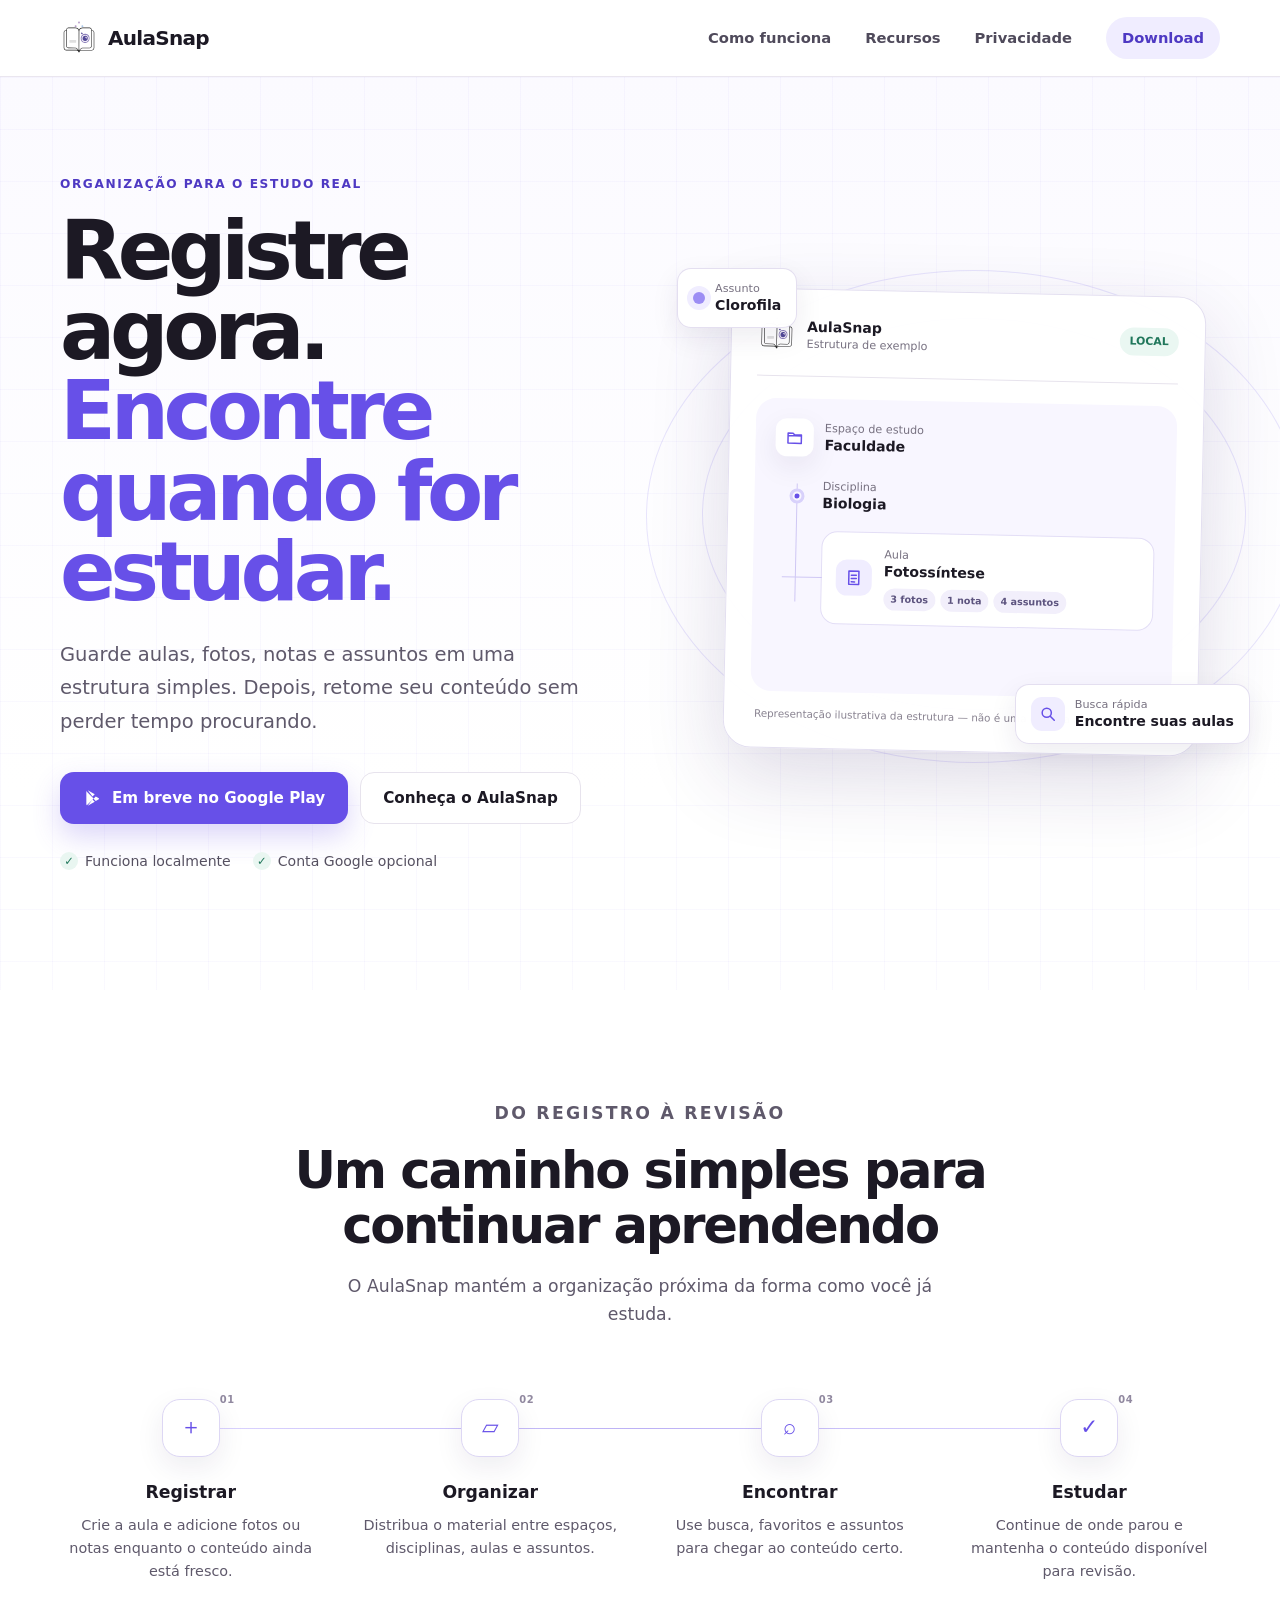
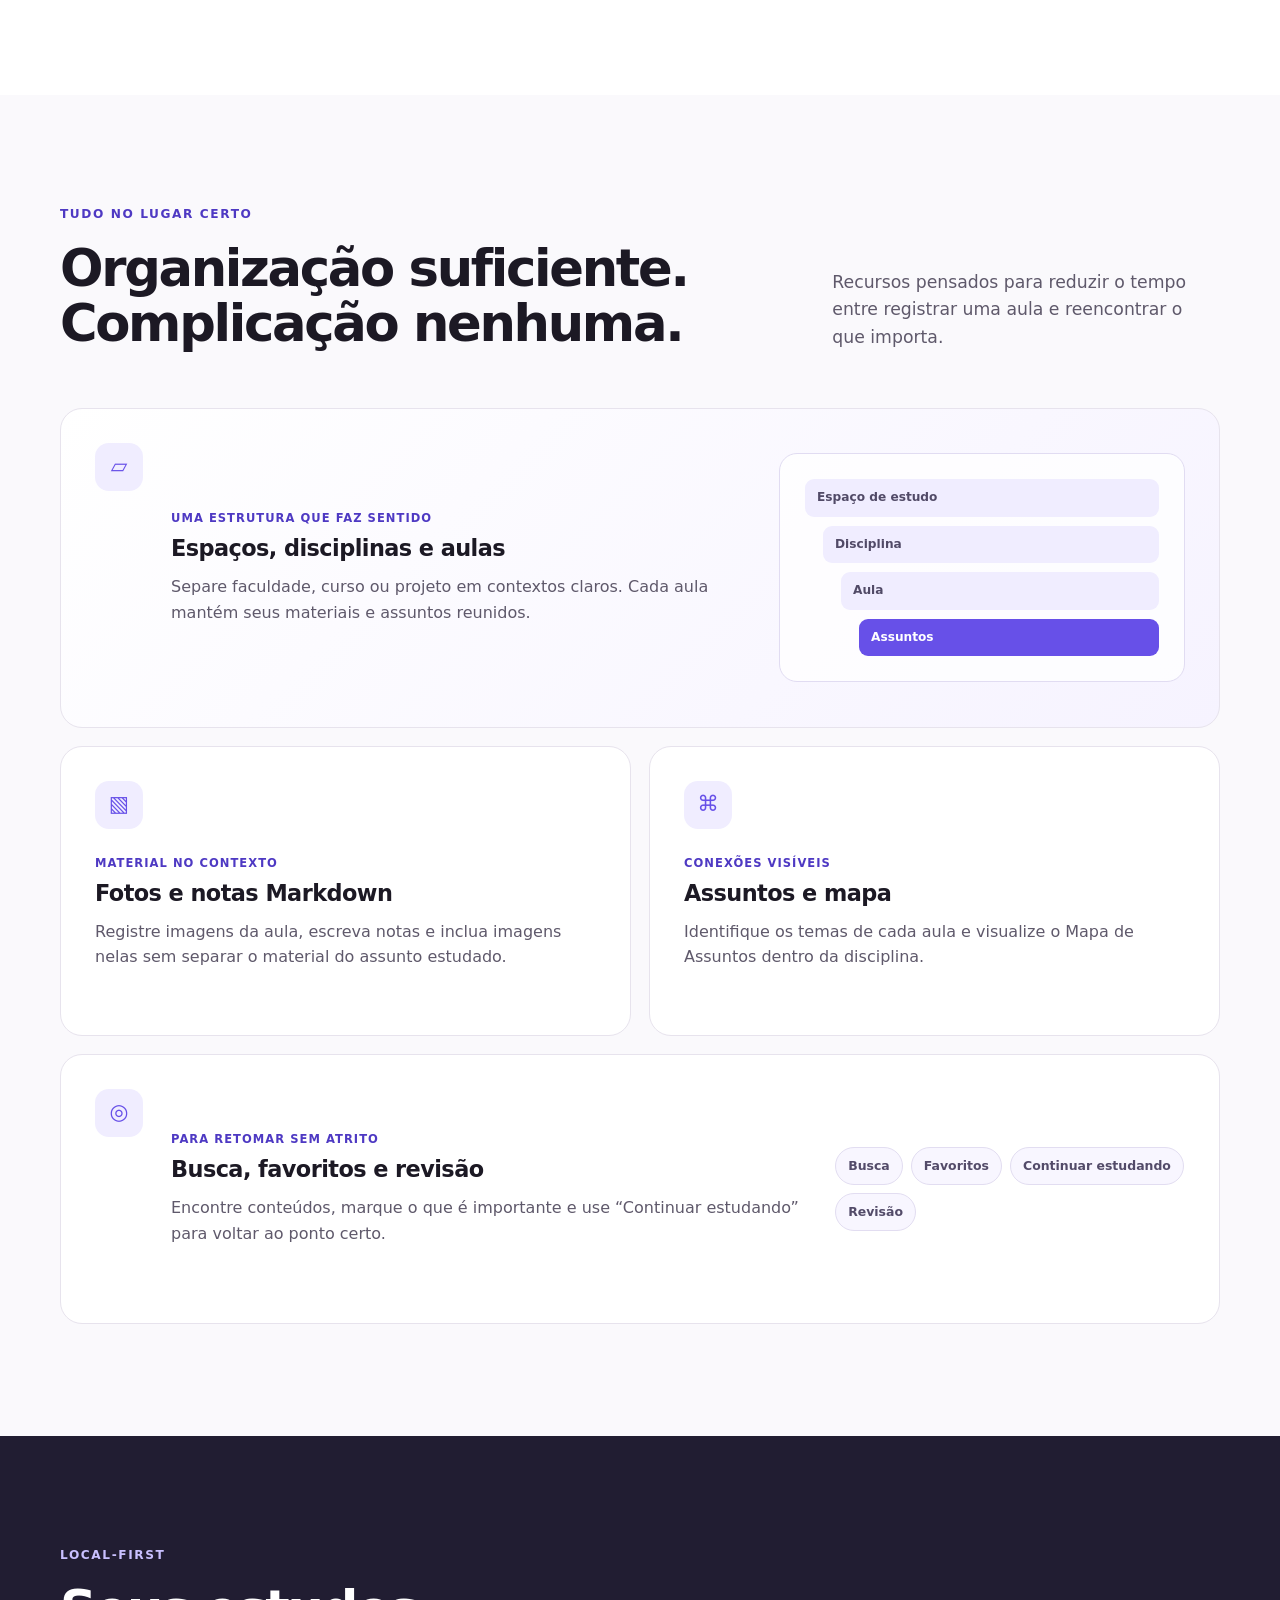
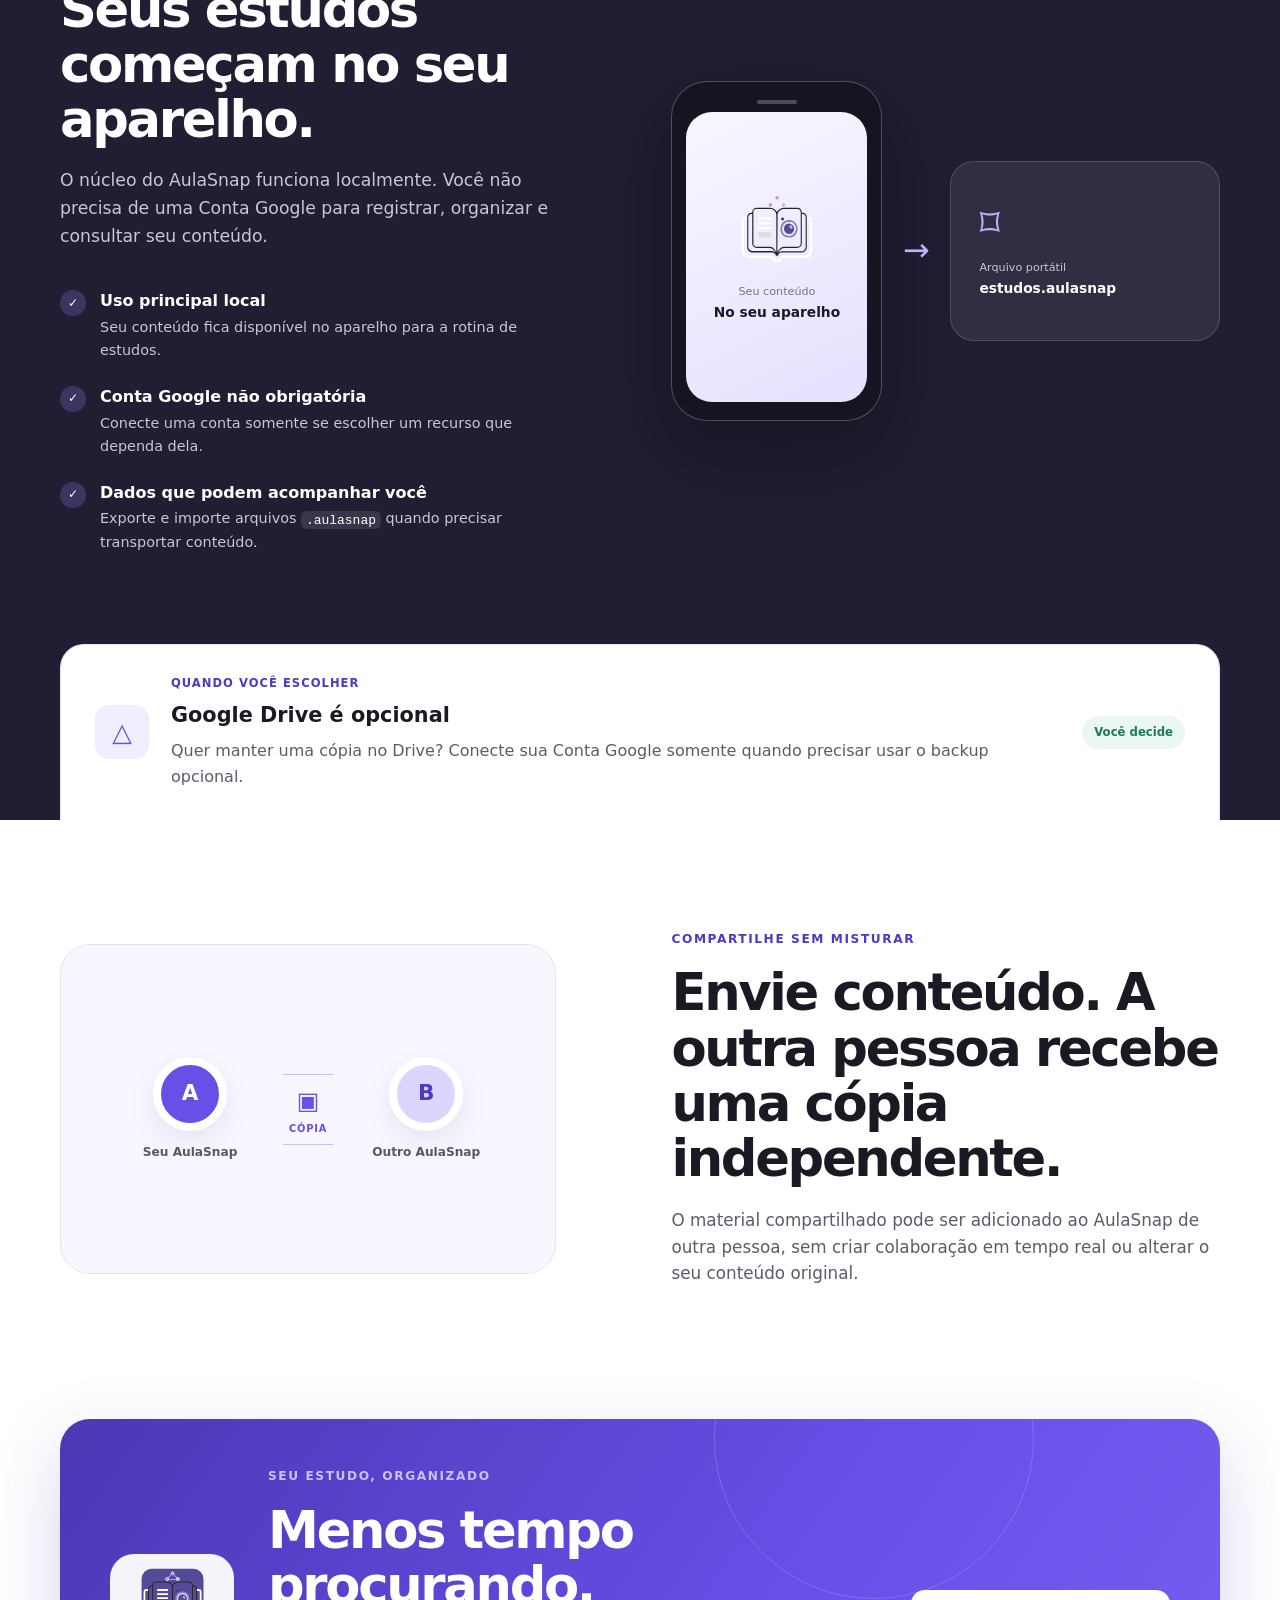
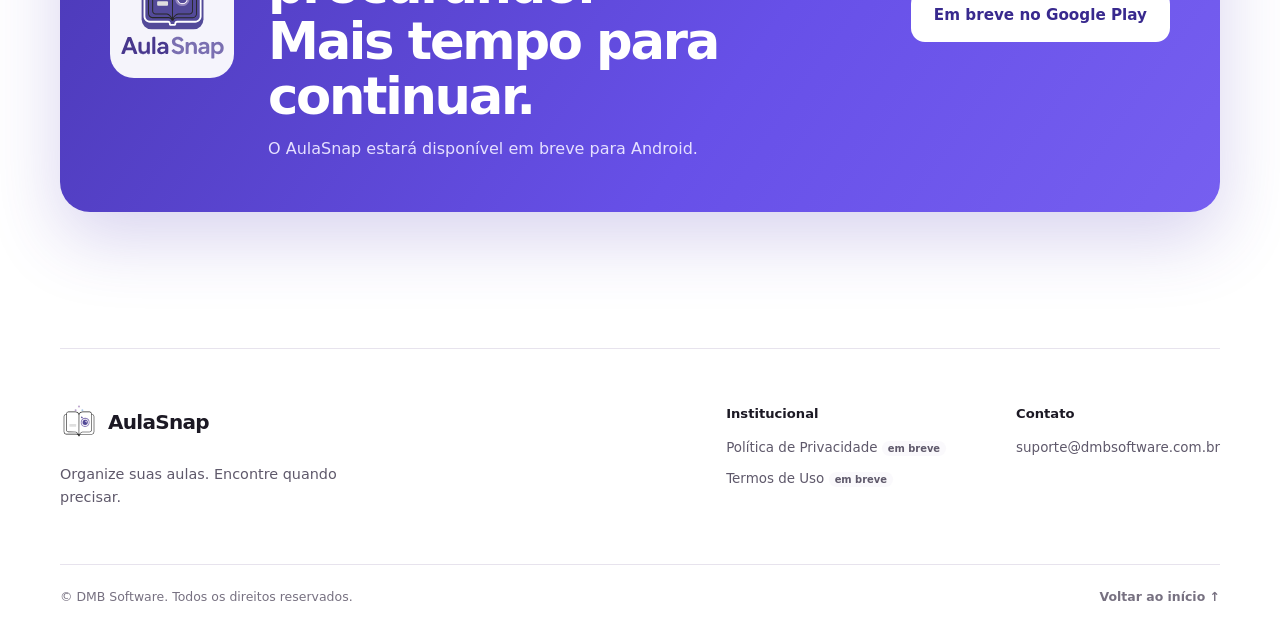
<file: index.html>
<!doctype html>
<html lang="pt-BR">
<head>
    <meta charset="utf-8">
    <meta name="viewport" content="width=device-width, initial-scale=1">
    <meta name="theme-color" content="#6750e8">
    <meta name="description" content="AulaSnap organiza suas aulas, materiais e assuntos para você registrar rápido e encontrar tudo quando precisar estudar.">
    <meta name="robots" content="index, follow">
    <meta property="og:type" content="website">
    <meta property="og:locale" content="pt_BR">
    <meta property="og:site_name" content="AulaSnap">
    <meta property="og:title" content="AulaSnap — Registre agora. Encontre quando for estudar.">
    <meta property="og:description" content="Organize aulas, materiais e assuntos com simplicidade, no seu aparelho e sob o seu controle.">
    <meta property="og:url" content="https://share.dmbsoftware.com.br/">
    <link rel="canonical" href="https://share.dmbsoftware.com.br/">
    <link rel="stylesheet" href="styles.css">
    <title>AulaSnap — Suas aulas organizadas</title>
</head>
<body>
    <a class="skip-link" href="#conteudo">Pular para o conteúdo</a>

    <header class="site-header">
        <div class="container header-inner">
            <a class="brand" href="#inicio" aria-label="AulaSnap — início">
                <img src="assets/brand/aulasnap-icon.svg" alt="" width="40" height="40">
                <span>AulaSnap</span>
            </a>
            <nav class="site-nav" aria-label="Navegação principal">
                <a href="#como-funciona">Como funciona</a>
                <a href="#recursos">Recursos</a>
                <a href="#privacidade">Privacidade</a>
                <a class="nav-cta" href="#download">Download</a>
            </nav>
        </div>
    </header>

    <main id="conteudo">
        <section class="hero" id="inicio" aria-labelledby="hero-title">
            <div class="container hero-layout">
                <div class="hero-copy">
                    <p class="eyebrow">Organização para o estudo real</p>
                    <h1 id="hero-title">Registre agora.<br><span>Encontre quando for estudar.</span></h1>
                    <p class="hero-lead">Guarde aulas, fotos, notas e assuntos em uma estrutura simples. Depois, retome seu conteúdo sem perder tempo procurando.</p>
                    <div class="hero-actions">
                        <!-- Substituir por um link quando a URL oficial da Play Store estiver disponível. -->
                        <span class="button button-primary store-cta" aria-label="AulaSnap estará disponível em breve no Google Play">
                            <svg aria-hidden="true" viewBox="0 0 24 24"><path d="M4.6 3.2A2.4 2.4 0 0 0 4 4.9v14.2c0 .7.2 1.3.6 1.7l8.1-8.1-8.1-8.1v-1.4Zm10.7 12.3-2.6-2.6 2.6-2.8 3.2 1.9c.9.5.9 1.4 0 1.9l-3.2 1.8v-.2ZM5.7 21.3l8.4-4.8-2.7-2.7-5.7 7.5Zm8.4-13.8L5.7 2.7l5.7 7.5 2.7-2.7Z" fill="currentColor"/></svg>
                            Em breve no Google Play
                        </span>
                        <a class="button button-secondary" href="#como-funciona">Conheça o AulaSnap</a>
                    </div>
                    <ul class="hero-notes" aria-label="Destaques">
                        <li><span aria-hidden="true">✓</span> Funciona localmente</li>
                        <li><span aria-hidden="true">✓</span> Conta Google opcional</li>
                    </ul>
                </div>

                <div class="hero-visual" aria-label="Exemplo ilustrativo da organização de conteúdo no AulaSnap">
                    <div class="orbit orbit-one" aria-hidden="true"></div>
                    <div class="orbit orbit-two" aria-hidden="true"></div>
                    <article class="study-preview">
                        <div class="preview-header">
                            <div class="preview-brand">
                                <img src="assets/brand/aulasnap-icon.svg" alt="" width="38" height="38">
                                <div><strong>AulaSnap</strong><span>Estrutura de exemplo</span></div>
                            </div>
                            <span class="local-badge">Local</span>
                        </div>
                        <div class="study-space">
                            <div class="space-heading">
                                <span class="line-icon" aria-hidden="true">
                                    <svg viewBox="0 0 24 24"><path d="M4 7h6l2 2h8v10H4V7Zm0 3h16"/></svg>
                                </span>
                                <div><span>Espaço de estudo</span><strong>Faculdade</strong></div>
                            </div>
                            <div class="content-tree">
                                <div class="tree-item discipline-item">
                                    <span class="tree-dot" aria-hidden="true"></span>
                                    <div><span>Disciplina</span><strong>Biologia</strong></div>
                                </div>
                                <div class="tree-item lesson-item">
                                    <span class="tree-line" aria-hidden="true"></span>
                                    <span class="line-icon lesson-icon" aria-hidden="true">
                                        <svg viewBox="0 0 24 24"><path d="M6 4h12v16H6V4Zm3 5h6m-6 4h6m-6 4h4"/></svg>
                                    </span>
                                    <div>
                                        <span>Aula</span><strong>Fotossíntese</strong>
                                        <div class="material-tags"><small>3 fotos</small><small>1 nota</small><small>4 assuntos</small></div>
                                    </div>
                                </div>
                            </div>
                        </div>
                        <p class="preview-caption">Representação ilustrativa da estrutura — não é uma captura do aplicativo.</p>
                    </article>
                    <div class="floating-card floating-search" aria-hidden="true">
                        <span class="line-icon"><svg viewBox="0 0 24 24"><circle cx="10.5" cy="10.5" r="5.5"/><path d="m15 15 4.5 4.5"/></svg></span>
                        <div><span>Busca rápida</span><strong>Encontre suas aulas</strong></div>
                    </div>
                    <div class="floating-card floating-topic" aria-hidden="true">
                        <i></i><div><span>Assunto</span><strong>Clorofila</strong></div>
                    </div>
                </div>
            </div>
        </section>

        <section class="section workflow" id="como-funciona" aria-labelledby="workflow-title">
            <div class="container">
                <div class="section-heading centered-heading">
                    <p class="eyebrow">Do registro à revisão</p>
                    <h2 id="workflow-title">Um caminho simples para continuar aprendendo</h2>
                    <p>O AulaSnap mantém a organização próxima da forma como você já estuda.</p>
                </div>
                <ol class="workflow-list">
                    <li><span class="step-number">01</span><span class="step-icon" aria-hidden="true">＋</span><h3>Registrar</h3><p>Crie a aula e adicione fotos ou notas enquanto o conteúdo ainda está fresco.</p></li>
                    <li><span class="step-number">02</span><span class="step-icon" aria-hidden="true">▱</span><h3>Organizar</h3><p>Distribua o material entre espaços, disciplinas, aulas e assuntos.</p></li>
                    <li><span class="step-number">03</span><span class="step-icon" aria-hidden="true">⌕</span><h3>Encontrar</h3><p>Use busca, favoritos e assuntos para chegar ao conteúdo certo.</p></li>
                    <li><span class="step-number">04</span><span class="step-icon" aria-hidden="true">✓</span><h3>Estudar</h3><p>Continue de onde parou e mantenha o conteúdo disponível para revisão.</p></li>
                </ol>
            </div>
        </section>

        <section class="section features" id="recursos" aria-labelledby="features-title">
            <div class="container">
                <div class="section-heading split-heading">
                    <div><p class="eyebrow">Tudo no lugar certo</p><h2 id="features-title">Organização suficiente.<br>Complicação nenhuma.</h2></div>
                    <p>Recursos pensados para reduzir o tempo entre registrar uma aula e reencontrar o que importa.</p>
                </div>
                <div class="feature-grid">
                    <article class="feature-card feature-card-large">
                        <span class="feature-icon" aria-hidden="true">▱</span>
                        <div><p class="card-kicker">Uma estrutura que faz sentido</p><h3>Espaços, disciplinas e aulas</h3><p>Separe faculdade, curso ou projeto em contextos claros. Cada aula mantém seus materiais e assuntos reunidos.</p></div>
                        <div class="hierarchy-visual" aria-hidden="true"><span>Espaço de estudo</span><span>Disciplina</span><span>Aula</span><span>Assuntos</span></div>
                    </article>
                    <article class="feature-card">
                        <span class="feature-icon" aria-hidden="true">▧</span>
                        <p class="card-kicker">Material no contexto</p><h3>Fotos e notas Markdown</h3><p>Registre imagens da aula, escreva notas e inclua imagens nelas sem separar o material do assunto estudado.</p>
                    </article>
                    <article class="feature-card">
                        <span class="feature-icon" aria-hidden="true">⌘</span>
                        <p class="card-kicker">Conexões visíveis</p><h3>Assuntos e mapa</h3><p>Identifique os temas de cada aula e visualize o Mapa de Assuntos dentro da disciplina.</p>
                    </article>
                    <article class="feature-card feature-card-wide">
                        <span class="feature-icon" aria-hidden="true">◎</span>
                        <div><p class="card-kicker">Para retomar sem atrito</p><h3>Busca, favoritos e revisão</h3><p>Encontre conteúdos, marque o que é importante e use “Continuar estudando” para voltar ao ponto certo.</p></div>
                        <ul class="compact-list" aria-label="Recursos para retomar o estudo"><li>Busca</li><li>Favoritos</li><li>Continuar estudando</li><li>Revisão</li></ul>
                    </article>
                </div>
            </div>
        </section>

        <section class="section privacy" id="privacidade" aria-labelledby="privacy-title">
            <div class="container privacy-layout">
                <div class="privacy-copy">
                    <p class="eyebrow eyebrow-light">Local-first</p>
                    <h2 id="privacy-title">Seus estudos começam no seu aparelho.</h2>
                    <p class="privacy-lead">O núcleo do AulaSnap funciona localmente. Você não precisa de uma Conta Google para registrar, organizar e consultar seu conteúdo.</p>
                    <ul class="check-list">
                        <li><span aria-hidden="true">✓</span><div><strong>Uso principal local</strong><p>Seu conteúdo fica disponível no aparelho para a rotina de estudos.</p></div></li>
                        <li><span aria-hidden="true">✓</span><div><strong>Conta Google não obrigatória</strong><p>Conecte uma conta somente se escolher um recurso que dependa dela.</p></div></li>
                        <li><span aria-hidden="true">✓</span><div><strong>Dados que podem acompanhar você</strong><p>Exporte e importe arquivos <code>.aulasnap</code> quando precisar transportar conteúdo.</p></div></li>
                    </ul>
                </div>
                <div class="data-visual" aria-label="Ilustração de um arquivo AulaSnap saindo do aparelho">
                    <div class="phone-shape" aria-hidden="true"><i></i><div><img src="assets/brand/aulasnap-icon.svg" alt="" width="74" height="74"><span>Seu conteúdo</span><strong>No seu aparelho</strong></div></div>
                    <div class="transfer-arrow" aria-hidden="true">→</div>
                    <div class="file-shape"><span class="file-icon" aria-hidden="true">⌑</span><small>Arquivo portátil</small><strong>estudos.aulasnap</strong></div>
                </div>
            </div>
            <div class="container">
                <aside class="drive-callout" aria-labelledby="drive-title">
                    <span class="drive-icon" aria-hidden="true">△</span>
                    <div><p class="card-kicker">Quando você escolher</p><h3 id="drive-title">Google Drive é opcional</h3><p>Quer manter uma cópia no Drive? Conecte sua Conta Google somente quando precisar usar o backup opcional.</p></div>
                    <span class="optional-label">Você decide</span>
                </aside>
            </div>
        </section>

        <section class="section sharing" aria-labelledby="sharing-title">
            <div class="container sharing-layout">
                <div class="sharing-visual" aria-hidden="true">
                    <div class="share-person"><span>A</span><small>Seu AulaSnap</small></div>
                    <div class="copy-route"><i></i><b>▣</b><small>Cópia</small><i></i></div>
                    <div class="share-person share-person-two"><span>B</span><small>Outro AulaSnap</small></div>
                </div>
                <div class="sharing-copy">
                    <p class="eyebrow">Compartilhe sem misturar</p>
                    <h2 id="sharing-title">Envie conteúdo. A outra pessoa recebe uma cópia independente.</h2>
                    <p>O material compartilhado pode ser adicionado ao AulaSnap de outra pessoa, sem criar colaboração em tempo real ou alterar o seu conteúdo original.</p>
                </div>
            </div>
        </section>

        <section class="section final-cta" id="download" aria-labelledby="download-title">
            <div class="container">
                <div class="cta-panel">
                    <img src="assets/brand/aulasnap-logo.svg" alt="AulaSnap" width="126" height="126">
                    <div><p class="eyebrow eyebrow-light">Seu estudo, organizado</p><h2 id="download-title">Menos tempo procurando.<br>Mais tempo para continuar.</h2><p>O AulaSnap estará disponível em breve para Android.</p></div>
                    <!-- Substituir por um link quando a URL oficial da Play Store estiver disponível. -->
                    <span class="button button-light store-cta">Em breve no Google Play</span>
                </div>
            </div>
        </section>
    </main>

    <footer class="site-footer">
        <div class="container footer-main">
            <div class="footer-brand">
                <a class="brand" href="#inicio" aria-label="AulaSnap — voltar ao início"><img src="assets/brand/aulasnap-icon.svg" alt="" width="40" height="40"><span>AulaSnap</span></a>
                <p>Organize suas aulas. Encontre quando precisar.</p>
            </div>
            <div class="footer-links" aria-label="Links institucionais">
                <div><strong>Institucional</strong><span aria-disabled="true">Política de Privacidade <small>em breve</small></span><span aria-disabled="true">Termos de Uso <small>em breve</small></span></div>
                <div><strong>Contato</strong><a href="mailto:suporte@dmbsoftware.com.br">suporte@dmbsoftware.com.br</a></div>
            </div>
        </div>
        <div class="container footer-bottom"><p>© DMB Software. Todos os direitos reservados.</p><a href="#inicio">Voltar ao início <span aria-hidden="true">↑</span></a></div>
    </footer>
</body>
</html>
</file>
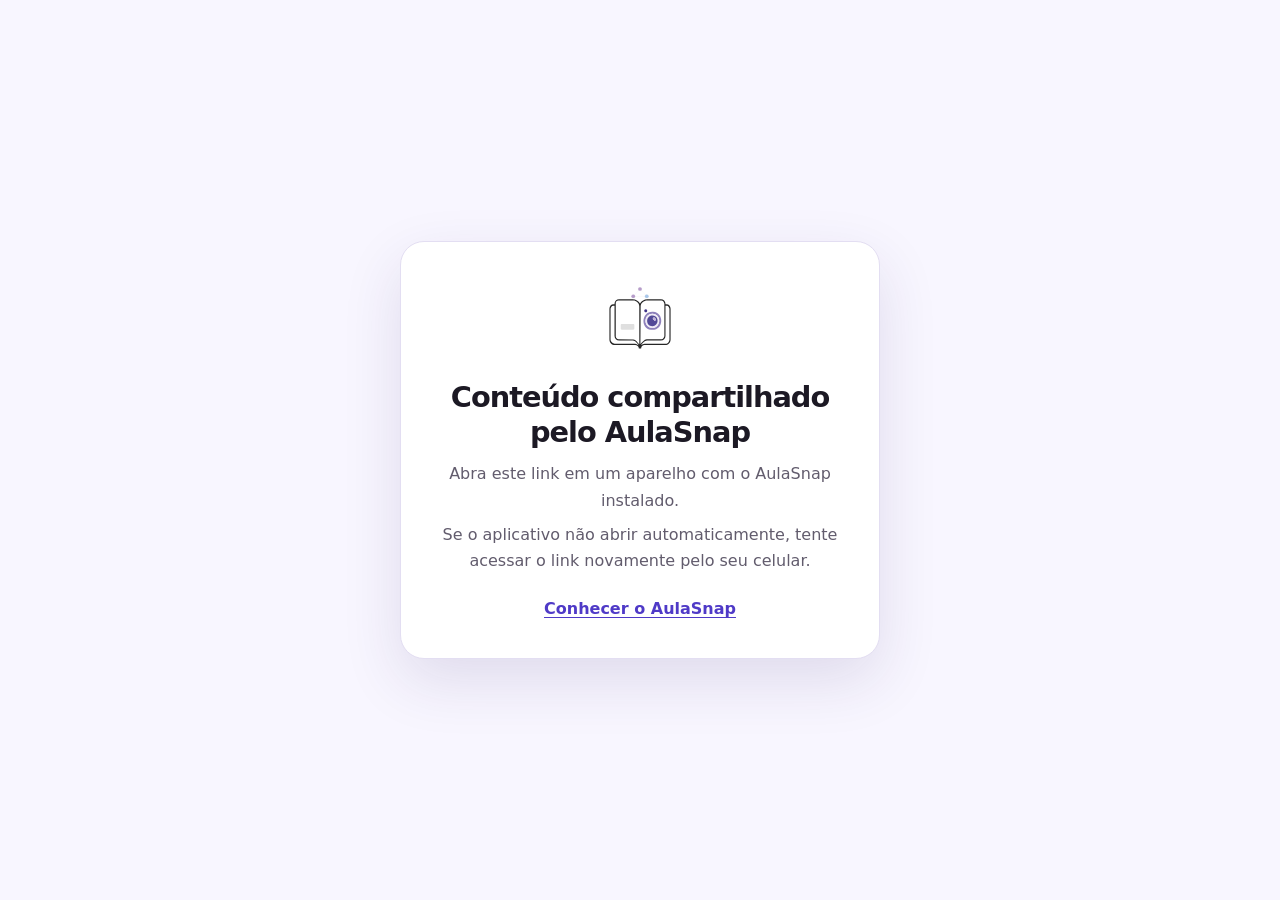
<file: share/index.html>
<!doctype html>
<html lang="pt-BR">
<head>
    <meta charset="utf-8">
    <meta name="viewport" content="width=device-width, initial-scale=1">
    <meta name="robots" content="noindex">
    <meta name="theme-color" content="#6750e8">
    <title>Conteúdo compartilhado — AulaSnap</title>
    <style>
        * { box-sizing: border-box; }
        body {
            display: grid;
            min-height: 100vh;
            margin: 0;
            padding: 24px;
            place-items: center;
            color: #1c1924;
            background: #f8f6ff;
            font-family: ui-sans-serif, system-ui, -apple-system, BlinkMacSystemFont, "Segoe UI", sans-serif;
        }
        main {
            width: min(100%, 480px);
            padding: 40px;
            border: 1px solid #e3def2;
            border-radius: 24px;
            background: #fff;
            box-shadow: 0 22px 60px rgba(48, 34, 97, .12);
            text-align: center;
        }
        img { width: 76px; height: 76px; margin-bottom: 18px; }
        h1 { margin: 0 0 12px; font-size: 1.8rem; line-height: 1.2; letter-spacing: -.035em; }
        p { margin: 0; color: #625c6d; line-height: 1.65; }
        p + p { margin-top: 8px; }
        a { display: inline-block; margin-top: 24px; color: #4f3ac7; font-weight: 700; text-underline-offset: 3px; }
        a:focus-visible { outline: 3px solid #9d8dff; outline-offset: 4px; border-radius: 4px; }
        @media (max-width: 480px) { main { padding: 30px 24px; } }
    </style>
</head>
<body>
    <main>
        <img src="../assets/brand/aulasnap-icon.svg" alt="" width="76" height="76">
        <h1>Conteúdo compartilhado pelo AulaSnap</h1>
        <p>Abra este link em um aparelho com o AulaSnap instalado.</p>
        <p>Se o aplicativo não abrir automaticamente, tente acessar o link novamente pelo seu celular.</p>
        <a href="../">Conhecer o AulaSnap</a>
    </main>
</body>
</html>
</file>
<file: styles.css>
:root {
    --brand: #6750e8;
    --brand-dark: #4e39c3;
    --brand-deep: #38298e;
    --brand-soft: #f0edff;
    --brand-pale: #f8f6ff;
    --ink: #1c1924;
    --ink-soft: #5f596b;
    --line: #e7e3ed;
    --surface: #fff;
    --surface-soft: #faf9fc;
    --dark: #211d32;
    --dark-soft: #cbc4dc;
    --green: #20775b;
    --shadow-sm: 0 10px 28px rgba(39, 29, 73, .08);
    --shadow-lg: 0 28px 80px rgba(48, 34, 97, .16);
    --radius: 22px;
    --container: 1160px;
}

*, *::before, *::after { box-sizing: border-box; }
html { scroll-behavior: smooth; scroll-padding-top: 88px; }
body {
    margin: 0;
    color: var(--ink);
    background: var(--surface);
    font-family: Inter, ui-sans-serif, system-ui, -apple-system, BlinkMacSystemFont, "Segoe UI", sans-serif;
    font-size: 16px;
    line-height: 1.6;
    -webkit-font-smoothing: antialiased;
}
img, svg { display: block; }
img { max-width: 100%; }
a { color: inherit; text-decoration: none; }
p, h1, h2, h3 { margin-top: 0; }
p:last-child { margin-bottom: 0; }
ul, ol { margin: 0; padding: 0; }
code {
    padding: .14em .38em;
    border-radius: 6px;
    color: #fff;
    background: rgba(255, 255, 255, .11);
    font-family: ui-monospace, SFMono-Regular, Consolas, monospace;
    font-size: .9em;
}
:focus-visible { outline: 3px solid #9d8dff; outline-offset: 4px; }

.skip-link {
    position: fixed;
    z-index: 1000;
    top: 12px;
    left: 12px;
    padding: 10px 16px;
    border-radius: 10px;
    color: #fff;
    background: var(--brand-deep);
    transform: translateY(-160%);
    transition: transform 160ms ease;
}
.skip-link:focus { transform: translateY(0); }
.container { width: min(calc(100% - 40px), var(--container)); margin-inline: auto; }
.section { padding: 112px 0; }
.eyebrow {
    margin-bottom: 18px;
    color: var(--brand-dark);
    font-size: .76rem;
    font-weight: 800;
    letter-spacing: .13em;
    line-height: 1.3;
    text-transform: uppercase;
}
.eyebrow-light { color: #c9c0ff; }
.section-heading h2, .sharing-copy h2, .privacy-copy h2, .cta-panel h2 {
    margin-bottom: 20px;
    font-size: clamp(2rem, 4vw, 3.6rem);
    line-height: 1.08;
    letter-spacing: -.045em;
}
.section-heading > p, .section-heading > div + p { color: var(--ink-soft); font-size: 1.08rem; }
.centered-heading { max-width: 720px; margin: 0 auto 70px; text-align: center; }
.centered-heading > p:last-child { max-width: 590px; margin-inline: auto; }
.split-heading {
    display: grid;
    grid-template-columns: minmax(0, 1.25fr) minmax(280px, .7fr);
    gap: 80px;
    align-items: end;
    margin-bottom: 56px;
}
.split-heading h2 { margin-bottom: 0; }

/* Header */
.site-header {
    position: sticky;
    z-index: 100;
    top: 0;
    border-bottom: 1px solid rgba(231, 227, 237, .88);
    background: rgba(255, 255, 255, .92);
    backdrop-filter: blur(14px);
}
.header-inner { display: flex; min-height: 76px; align-items: center; justify-content: space-between; gap: 30px; }
.brand { display: inline-flex; align-items: center; gap: 10px; font-size: 1.25rem; font-weight: 820; letter-spacing: -.035em; }
.brand img { width: 38px; height: 38px; object-fit: contain; }
.site-nav { display: flex; align-items: center; gap: clamp(18px, 3vw, 34px); color: #4f4a5b; font-size: .92rem; font-weight: 650; }
.site-nav a { transition: color 160ms ease, background-color 160ms ease; }
.site-nav a:hover { color: var(--brand-dark); }
.site-nav .nav-cta { padding: 9px 16px; border-radius: 999px; color: var(--brand-dark); background: var(--brand-soft); }
.site-nav .nav-cta:hover { color: #fff; background: var(--brand); }

/* Hero */
.hero {
    position: relative;
    overflow: hidden;
    padding: 100px 0 118px;
    background:
        linear-gradient(90deg, rgba(103, 80, 232, .035) 1px, transparent 1px),
        linear-gradient(rgba(103, 80, 232, .035) 1px, transparent 1px),
        linear-gradient(180deg, #fbfaff 0%, #fff 78%);
    background-size: 52px 52px, 52px 52px, auto;
}
.hero-layout {
    position: relative;
    display: grid;
    grid-template-columns: minmax(0, 1.03fr) minmax(420px, .97fr);
    gap: clamp(60px, 8vw, 104px);
    align-items: center;
}
.hero-copy { position: relative; z-index: 2; }
.hero h1 {
    max-width: 780px;
    margin-bottom: 26px;
    font-size: clamp(3rem, 6.4vw, 5.35rem);
    font-weight: 820;
    line-height: .98;
    letter-spacing: -.065em;
}
.hero h1 span { color: var(--brand); }
.hero-lead { max-width: 625px; margin-bottom: 34px; color: var(--ink-soft); font-size: clamp(1.05rem, 1.8vw, 1.22rem); line-height: 1.7; }
.hero-actions { display: flex; flex-wrap: wrap; gap: 12px; align-items: center; }
.button {
    display: inline-flex;
    min-height: 52px;
    align-items: center;
    justify-content: center;
    gap: 9px;
    padding: 13px 22px;
    border: 1px solid transparent;
    border-radius: 14px;
    font-size: .95rem;
    font-weight: 750;
    line-height: 1.2;
}
.button svg { width: 20px; height: 20px; }
a.button { transition: color 160ms ease, border-color 160ms ease, background-color 160ms ease, transform 160ms ease; }
a.button:hover { transform: translateY(-2px); }
.button-primary { color: #fff; background: var(--brand); box-shadow: 0 12px 28px rgba(103, 80, 232, .24); }
.button-secondary { border-color: var(--line); color: var(--ink); background: #fff; }
.button-secondary:hover { border-color: #c8bee9; color: var(--brand-dark); }
.store-cta { cursor: default; user-select: none; }
.hero-notes { display: flex; flex-wrap: wrap; gap: 22px; margin-top: 26px; color: #555060; font-size: .88rem; list-style: none; }
.hero-notes li { display: flex; align-items: center; gap: 7px; }
.hero-notes li > span { display: grid; width: 18px; height: 18px; place-items: center; border-radius: 50%; color: var(--green); background: #e9f6f1; font-size: .72rem; font-weight: 900; }

.hero-visual { position: relative; min-height: 530px; }
.orbit { position: absolute; border: 1px solid rgba(103, 80, 232, .14); border-radius: 50%; }
.orbit-one { inset: 2% -16% 5% -12%; }
.orbit-two { inset: 11% -5% 15% -1%; }
.study-preview {
    position: absolute;
    z-index: 2;
    inset: 32px 18px 38px 20px;
    display: flex;
    flex-direction: column;
    padding: 26px;
    border: 1px solid #e3dff0;
    border-radius: 28px;
    background: rgba(255, 255, 255, .97);
    box-shadow: var(--shadow-lg);
    transform: rotate(1.2deg);
}
.preview-header { display: flex; align-items: center; justify-content: space-between; gap: 16px; padding-bottom: 22px; border-bottom: 1px solid var(--line); }
.preview-brand, .space-heading { display: flex; align-items: center; gap: 11px; }
.preview-brand img { width: 38px; height: 38px; }
.preview-brand div, .space-heading div, .tree-item > div, .floating-card div { display: flex; flex-direction: column; }
.preview-brand strong, .space-heading strong, .tree-item strong, .floating-card strong { font-size: .88rem; line-height: 1.35; }
.preview-brand span, .space-heading div span, .tree-item > div > span, .floating-card div span { color: #777181; font-size: .7rem; line-height: 1.35; }
.local-badge { padding: 5px 10px; border-radius: 999px; color: var(--green); background: #eaf7f2; font-size: .68rem; font-weight: 800; text-transform: uppercase; }
.study-space { flex: 1; margin-top: 22px; padding: 20px; border-radius: 20px; background: var(--brand-pale); }
.line-icon { display: grid; flex: 0 0 auto; width: 38px; height: 38px; place-items: center; border-radius: 11px; color: var(--brand); background: #fff; box-shadow: var(--shadow-sm); }
.line-icon svg { width: 20px; height: 20px; fill: none; stroke: currentColor; stroke-linecap: round; stroke-linejoin: round; stroke-width: 1.8; }
.content-tree { position: relative; margin: 22px 0 0 18px; padding-left: 30px; }
.content-tree::before { position: absolute; top: 5px; bottom: 22px; left: 4px; width: 1px; background: #cfc7f4; content: ""; }
.tree-item { position: relative; display: flex; align-items: center; gap: 12px; }
.tree-dot { position: absolute; left: -30px; width: 9px; height: 9px; border: 2px solid var(--brand-pale); border-radius: 50%; background: var(--brand); box-shadow: 0 0 0 3px #d8d1fb; }
.lesson-item { margin-top: 18px; padding: 14px; border: 1px solid #e3def6; border-radius: 16px; background: #fff; }
.tree-line { position: absolute; top: 50%; left: -40px; width: 40px; height: 1px; background: #cfc7f4; }
.lesson-icon { width: 36px; height: 36px; box-shadow: none; background: var(--brand-soft); }
.material-tags { display: flex; flex-wrap: wrap; gap: 5px; margin-top: 7px; }
.material-tags small { padding: 3px 7px; border-radius: 999px; color: #5d547f; background: #f2effb; font-size: .6rem; font-weight: 700; }
.preview-caption { margin: 15px 4px 0; color: #898391; font-size: .65rem; line-height: 1.4; }
.floating-card { position: absolute; z-index: 3; display: flex; align-items: center; gap: 10px; padding: 12px 15px; border: 1px solid rgba(226, 220, 239, .9); border-radius: 14px; background: rgba(255, 255, 255, .98); box-shadow: var(--shadow-sm); }
.floating-card strong { white-space: nowrap; }
.floating-card .line-icon { width: 34px; height: 34px; background: var(--brand-soft); box-shadow: none; }
.floating-search { right: -30px; bottom: 46px; }
.floating-topic { top: 8px; left: -30px; }
.floating-topic i { width: 12px; height: 12px; border-radius: 50%; background: #9c8df4; box-shadow: 0 0 0 6px var(--brand-soft); }

/* Workflow */
.workflow-list { position: relative; display: grid; grid-template-columns: repeat(4, 1fr); gap: 38px; list-style: none; }
.workflow-list::before { position: absolute; top: 29px; right: 11%; left: 11%; height: 1px; background: linear-gradient(90deg, #dcd5ff, #bcb1f5, #dcd5ff); content: ""; }
.workflow-list li { position: relative; text-align: center; }
.step-number { position: absolute; top: -7px; right: calc(50% - 44px); color: #9189a0; font-size: .62rem; font-weight: 850; letter-spacing: .06em; }
.step-icon { position: relative; display: grid; width: 58px; height: 58px; margin: 0 auto 22px; place-items: center; border: 1px solid #ddd7f4; border-radius: 18px; color: var(--brand); background: #fff; box-shadow: var(--shadow-sm); font-size: 1.35rem; font-weight: 500; }
.workflow-list h3 { margin-bottom: 8px; font-size: 1.08rem; }
.workflow-list p { margin-bottom: 0; color: var(--ink-soft); font-size: .9rem; }

/* Features */
.features { background: var(--surface-soft); }
.feature-grid { display: grid; grid-template-columns: repeat(2, minmax(0, 1fr)); gap: 18px; }
.feature-card { min-height: 290px; padding: 34px; border: 1px solid var(--line); border-radius: var(--radius); background: #fff; }
.feature-card h3 { margin-bottom: 12px; font-size: 1.4rem; line-height: 1.25; letter-spacing: -.025em; }
.feature-card p:last-child { color: var(--ink-soft); }
.feature-icon, .drive-icon { display: grid; width: 48px; height: 48px; margin-bottom: 26px; place-items: center; border-radius: 14px; color: var(--brand); background: var(--brand-soft); font-size: 1.35rem; }
.card-kicker { margin-bottom: 8px; color: var(--brand-dark) !important; font-size: .72rem; font-weight: 800; letter-spacing: .09em; line-height: 1.4; text-transform: uppercase; }
.feature-card-large { display: grid; min-height: 320px; grid-column: 1 / -1; grid-template-columns: auto minmax(0, 1fr) minmax(280px, .7fr); gap: 28px; align-items: center; background: linear-gradient(135deg, #fff, #f6f3ff); }
.feature-card-large .feature-icon, .feature-card-wide .feature-icon { align-self: start; }
.hierarchy-visual { display: flex; flex-direction: column; align-items: flex-start; gap: 9px; padding: 25px; border: 1px solid #e1dcf2; border-radius: 18px; background: rgba(255, 255, 255, .8); }
.hierarchy-visual span { width: calc(100% - var(--indent, 0px)); margin-left: var(--indent, 0px); padding: 9px 12px; border-radius: 9px; color: #514a67; background: var(--brand-soft); font-size: .76rem; font-weight: 720; }
.hierarchy-visual span:nth-child(2) { --indent: 18px; }
.hierarchy-visual span:nth-child(3) { --indent: 36px; }
.hierarchy-visual span:nth-child(4) { --indent: 54px; color: #fff; background: var(--brand); }
.feature-card-wide { display: grid; min-height: 270px; grid-column: 1 / -1; grid-template-columns: auto minmax(0, 1fr) minmax(250px, .55fr); gap: 28px; align-items: center; }
.compact-list { display: flex; flex-wrap: wrap; gap: 8px; list-style: none; }
.compact-list li { padding: 8px 12px; border: 1px solid #e2ddf1; border-radius: 999px; color: #534b69; background: var(--brand-pale); font-size: .78rem; font-weight: 680; }

/* Local-first */
.privacy { padding-bottom: 0; color: #fff; background: var(--dark); }
.privacy-layout { display: grid; grid-template-columns: minmax(0, .95fr) minmax(420px, 1.05fr); gap: clamp(60px, 9vw, 120px); align-items: center; }
.privacy-lead { max-width: 620px; margin-bottom: 38px; color: var(--dark-soft); font-size: 1.08rem; }
.check-list { display: grid; gap: 22px; list-style: none; }
.check-list li { display: flex; gap: 14px; align-items: flex-start; }
.check-list li > span { display: grid; flex: 0 0 auto; width: 26px; height: 26px; margin-top: 2px; place-items: center; border-radius: 50%; background: rgba(157, 141, 255, .22); font-size: .76rem; font-weight: 900; }
.check-list strong { display: block; margin-bottom: 2px; }
.check-list p { color: var(--dark-soft); font-size: .9rem; }
.data-visual { display: grid; grid-template-columns: .9fr 68px 1.15fr; align-items: center; }
.phone-shape { min-height: 340px; padding: 14px; border: 1px solid rgba(255, 255, 255, .25); border-radius: 36px; background: #171321; box-shadow: 0 30px 70px rgba(0, 0, 0, .25); }
.phone-shape > i { display: block; width: 40px; height: 4px; margin: 4px auto 8px; border-radius: 999px; background: #4f4960; }
.phone-shape > div { display: flex; height: 290px; flex-direction: column; align-items: center; justify-content: center; border-radius: 26px; color: var(--ink); background: linear-gradient(155deg, #f8f6ff, #e7e0ff); text-align: center; }
.phone-shape img { width: 74px; height: 74px; margin-bottom: 18px; }
.phone-shape span, .file-shape small { color: #777181; font-size: .7rem; }
.phone-shape strong, .file-shape strong { font-size: .86rem; }
.transfer-arrow { color: #bdb2ff; font-size: 2rem; text-align: center; }
.file-shape { display: flex; min-height: 180px; flex-direction: column; align-items: flex-start; justify-content: center; padding: 28px; border: 1px solid rgba(255, 255, 255, .15); border-radius: 24px; background: rgba(255, 255, 255, .08); }
.file-icon { margin-bottom: 16px; color: #b9adff; font-size: 2.5rem; line-height: 1; }
.file-shape small { color: var(--dark-soft); }
.file-shape strong { max-width: 100%; overflow-wrap: anywhere; color: #fff; }
.drive-callout { display: grid; grid-template-columns: auto 1fr auto; gap: 22px; align-items: center; margin-top: 90px; padding: 30px 34px; border: 1px solid var(--line); border-bottom: 0; border-radius: 24px 24px 0 0; color: var(--ink); background: #fff; }
.drive-icon { width: 54px; height: 54px; margin-bottom: 0; font-size: 1.6rem; }
.drive-callout h3 { margin-bottom: 6px; font-size: 1.3rem; }
.drive-callout p:last-child { color: var(--ink-soft); }
.optional-label { padding: 7px 12px; border-radius: 999px; color: var(--green); background: #eaf7f2; font-size: .73rem; font-weight: 800; white-space: nowrap; }

/* Sharing */
.sharing-layout { display: grid; grid-template-columns: minmax(380px, .95fr) minmax(0, 1.05fr); gap: clamp(60px, 9vw, 120px); align-items: center; }
.sharing-visual { display: grid; grid-template-columns: 1fr auto 1fr; align-items: center; min-height: 330px; padding: 36px; border: 1px solid var(--line); border-radius: 30px; background: var(--brand-pale); }
.share-person { display: flex; flex-direction: column; align-items: center; gap: 12px; color: #5b5568; text-align: center; }
.share-person > span { display: grid; width: 74px; height: 74px; place-items: center; border: 8px solid #fff; border-radius: 50%; color: #fff; background: var(--brand); box-shadow: var(--shadow-sm); font-size: 1.35rem; font-weight: 800; }
.share-person small { font-size: .76rem; font-weight: 700; }
.share-person-two > span { color: var(--brand-dark); background: #dcd6ff; }
.copy-route { display: flex; flex-direction: column; align-items: center; color: var(--brand); }
.copy-route i { width: 50px; height: 1px; margin: 7px 0; background: #c8c0f3; }
.copy-route b { font-size: 1.5rem; }
.copy-route small { font-size: .62rem; font-weight: 800; letter-spacing: .08em; text-transform: uppercase; }
.sharing-copy p:last-child { max-width: 620px; color: var(--ink-soft); font-size: 1.05rem; }

/* CTA and footer */
.final-cta { padding-top: 20px; }
.cta-panel { position: relative; display: grid; grid-template-columns: auto minmax(0, 1fr) auto; gap: 34px; align-items: center; overflow: hidden; padding: 50px; border-radius: 30px; color: #fff; background: linear-gradient(125deg, #4a38b4, #6750e8 60%, #765ff0); box-shadow: 0 26px 70px rgba(76, 55, 183, .22); }
.cta-panel::after { position: absolute; top: -140px; right: 16%; width: 320px; height: 320px; border: 1px solid rgba(255, 255, 255, .16); border-radius: 50%; content: ""; }
.cta-panel > img { position: relative; z-index: 1; width: 124px; height: 124px; padding: 8px; border-radius: 24px; background: rgba(255, 255, 255, .94); object-fit: contain; }
.cta-panel > div, .cta-panel > .button { position: relative; z-index: 1; }
.cta-panel h2 { margin-bottom: 12px; font-size: clamp(2rem, 4vw, 3.2rem); }
.cta-panel p:last-child { color: #e5e0ff; }
.button-light { color: var(--brand-deep); background: #fff; white-space: nowrap; }
.site-footer { padding-top: 24px; }
.footer-main { display: flex; justify-content: space-between; gap: 60px; padding-top: 54px; padding-bottom: 54px; border-top: 1px solid var(--line); }
.footer-brand > p { max-width: 300px; margin: 15px 0 0; color: var(--ink-soft); font-size: .9rem; }
.footer-links { display: grid; grid-template-columns: repeat(2, auto); gap: 70px; }
.footer-links > div { display: flex; flex-direction: column; align-items: flex-start; gap: 10px; }
.footer-links strong { margin-bottom: 3px; font-size: .82rem; }
.footer-links a, .footer-links span { color: var(--ink-soft); font-size: .84rem; }
.footer-links a:hover { color: var(--brand-dark); text-decoration: underline; text-underline-offset: 3px; }
.footer-links small { padding: 2px 6px; border-radius: 999px; background: var(--surface-soft); font-size: .62rem; font-weight: 700; }
.footer-bottom { display: flex; align-items: center; justify-content: space-between; gap: 30px; padding-top: 22px; padding-bottom: 26px; border-top: 1px solid var(--line); color: #777181; font-size: .78rem; }
.footer-bottom p { margin: 0; }
.footer-bottom a { font-weight: 700; }
.footer-bottom a:hover { color: var(--brand-dark); }

@media (max-width: 980px) {
    .section { padding: 90px 0; }
    .hero { padding-top: 76px; }
    .hero-layout, .privacy-layout, .sharing-layout { grid-template-columns: 1fr; }
    .hero-copy { max-width: 760px; }
    .hero-visual { width: min(100%, 600px); margin-inline: auto; }
    .workflow-list { grid-template-columns: repeat(2, 1fr); gap: 52px 30px; }
    .workflow-list::before { display: none; }
    .feature-card-large, .feature-card-wide { grid-template-columns: auto minmax(0, 1fr); }
    .hierarchy-visual, .compact-list { grid-column: 2; }
    .privacy-layout, .sharing-layout { gap: 70px; }
    .data-visual, .sharing-visual { width: min(100%, 620px); margin-inline: auto; }
    .sharing-copy { max-width: 720px; }
    .cta-panel { grid-template-columns: auto 1fr; }
    .cta-panel .button { grid-column: 2; justify-self: start; }
}

@media (max-width: 760px) {
    .container { width: min(calc(100% - 32px), var(--container)); }
    .header-inner { min-height: 68px; }
    .site-nav a:not(.nav-cta) { display: none; }
    .site-nav .nav-cta { padding: 8px 14px; }
    .hero { padding: 64px 0 88px; background-size: 38px 38px, 38px 38px, auto; }
    .hero-layout { gap: 58px; }
    .hero h1 { font-size: clamp(2.75rem, 13vw, 4.6rem); }
    .hero-visual { min-height: 490px; }
    .study-preview { inset: 24px 6px 42px; padding: 20px; }
    .floating-search { right: -4px; }
    .floating-topic { left: -4px; }
    .split-heading { grid-template-columns: 1fr; gap: 18px; }
    .feature-grid { grid-template-columns: 1fr; }
    .feature-card-large, .feature-card-wide { grid-column: auto; grid-template-columns: 1fr; }
    .feature-card-large .feature-icon, .feature-card-wide .feature-icon { margin-bottom: 0; }
    .hierarchy-visual, .compact-list { grid-column: auto; }
    .drive-callout { grid-template-columns: auto 1fr; }
    .optional-label { grid-column: 2; justify-self: start; }
    .cta-panel { grid-template-columns: 1fr; padding: 38px; }
    .cta-panel > img { width: 104px; height: 104px; }
    .cta-panel .button { grid-column: auto; }
    .footer-main { flex-direction: column; }
}

@media (max-width: 560px) {
    .section { padding: 72px 0; }
    .brand { font-size: 1.12rem; }
    .brand img { width: 34px; height: 34px; }
    .hero-actions { align-items: stretch; flex-direction: column; }
    .hero-actions .button { width: 100%; }
    .hero-notes { align-items: flex-start; flex-direction: column; gap: 10px; }
    .hero-visual { min-height: 510px; }
    .preview-header { align-items: flex-start; }
    .study-preview { inset-inline: 0; }
    .study-space { padding: 16px; }
    .content-tree { margin-left: 12px; padding-left: 22px; }
    .tree-dot { left: -22px; }
    .tree-line { left: -32px; width: 32px; }
    .floating-card { display: none; }
    .workflow-list { grid-template-columns: 1fr; gap: 46px; }
    .workflow-list li { max-width: 360px; margin-inline: auto; }
    .feature-card { min-height: 0; padding: 26px; }
    .data-visual { grid-template-columns: 1fr; gap: 0; }
    .phone-shape { width: min(240px, 80%); margin-inline: auto; }
    .transfer-arrow { height: 70px; line-height: 70px; transform: rotate(90deg); }
    .file-shape { min-height: 150px; }
    .drive-callout { grid-template-columns: 1fr; margin-top: 70px; padding: 28px; }
    .optional-label { grid-column: auto; }
    .sharing-visual { min-height: 260px; padding: 24px 14px; }
    .share-person > span { width: 58px; height: 58px; border-width: 6px; }
    .copy-route i { width: 26px; }
    .cta-panel { padding: 30px 24px; }
    .cta-panel .button { width: 100%; white-space: normal; text-align: center; }
    .footer-links { grid-template-columns: 1fr; gap: 34px; }
    .footer-bottom { align-items: flex-start; flex-direction: column; gap: 12px; }
}

@media (prefers-reduced-motion: reduce) {
    *, *::before, *::after { scroll-behavior: auto !important; transition-duration: .01ms !important; }
}

@media (prefers-contrast: more) {
    :root { --ink-soft: #3f3a49; --line: #bdb7c8; }
    .site-header, .feature-card, .study-preview, .sharing-visual { border-color: #8c849a; }
}
</file>
